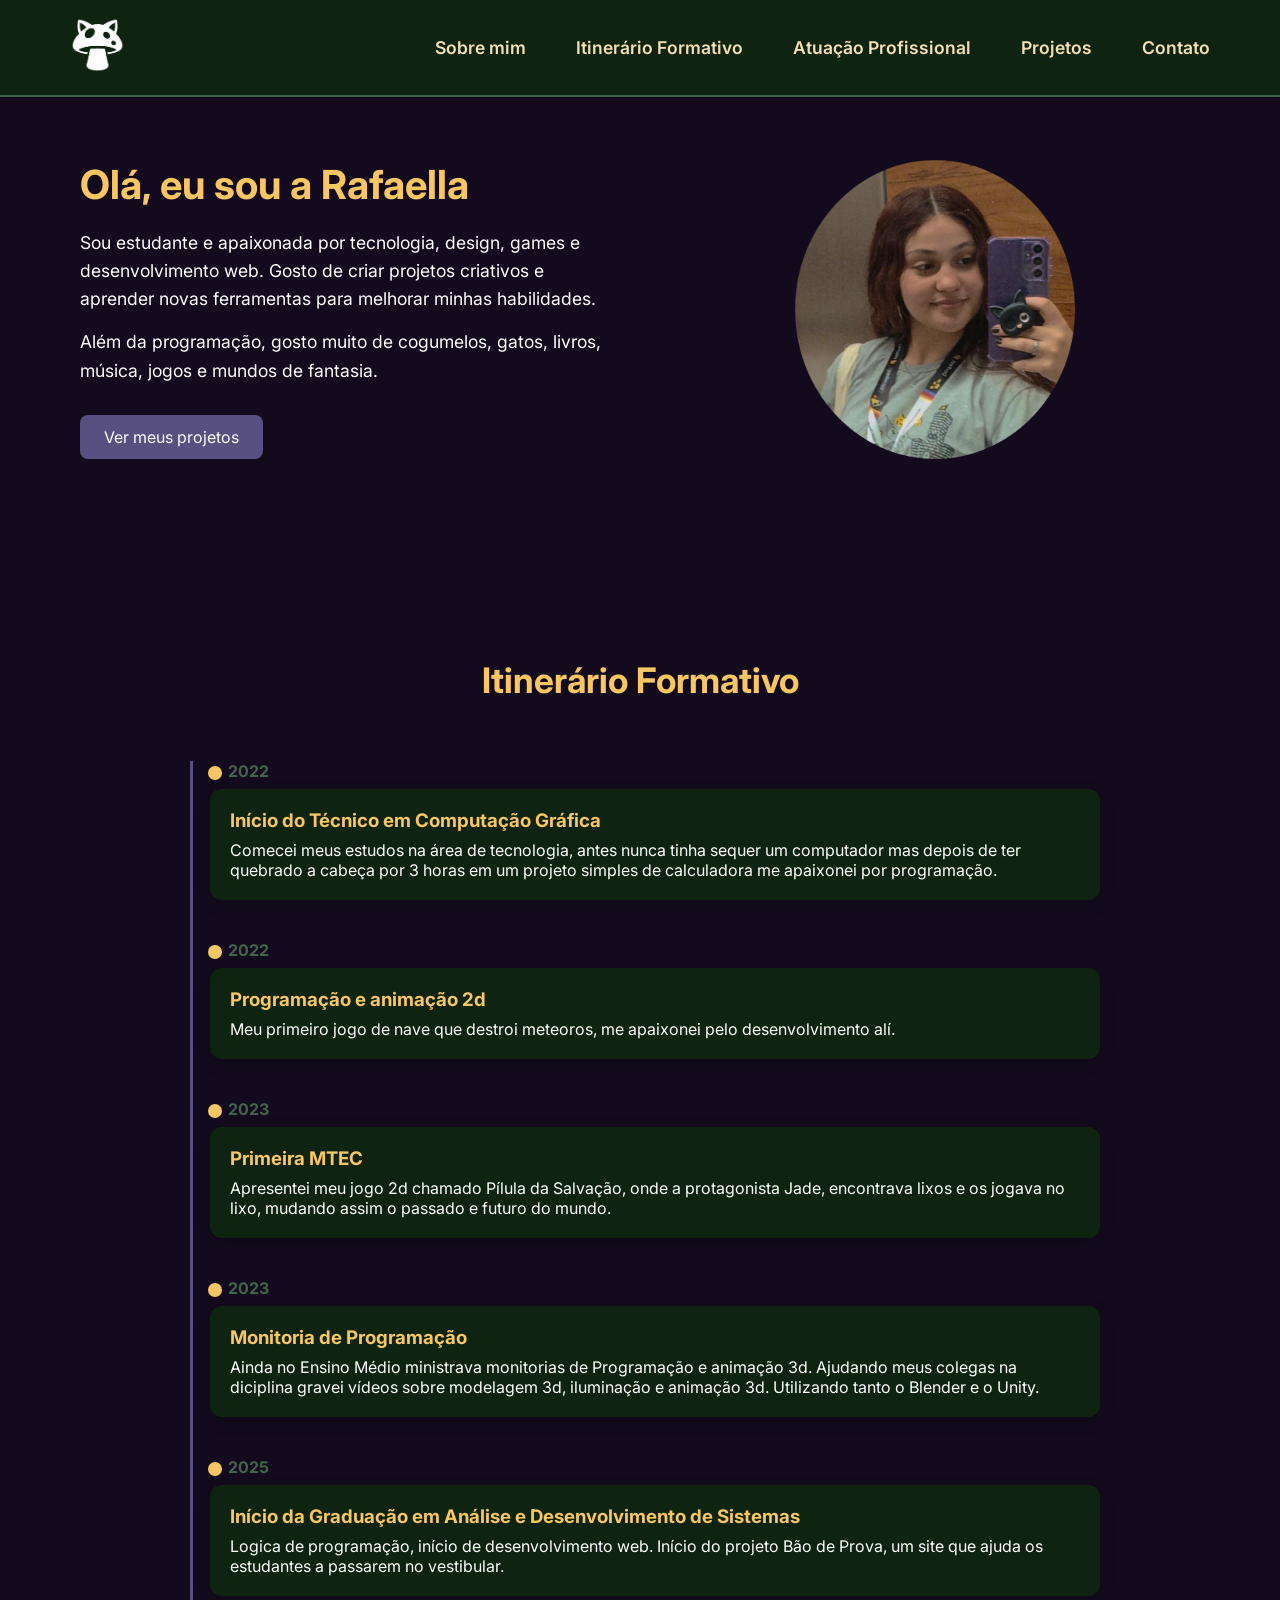
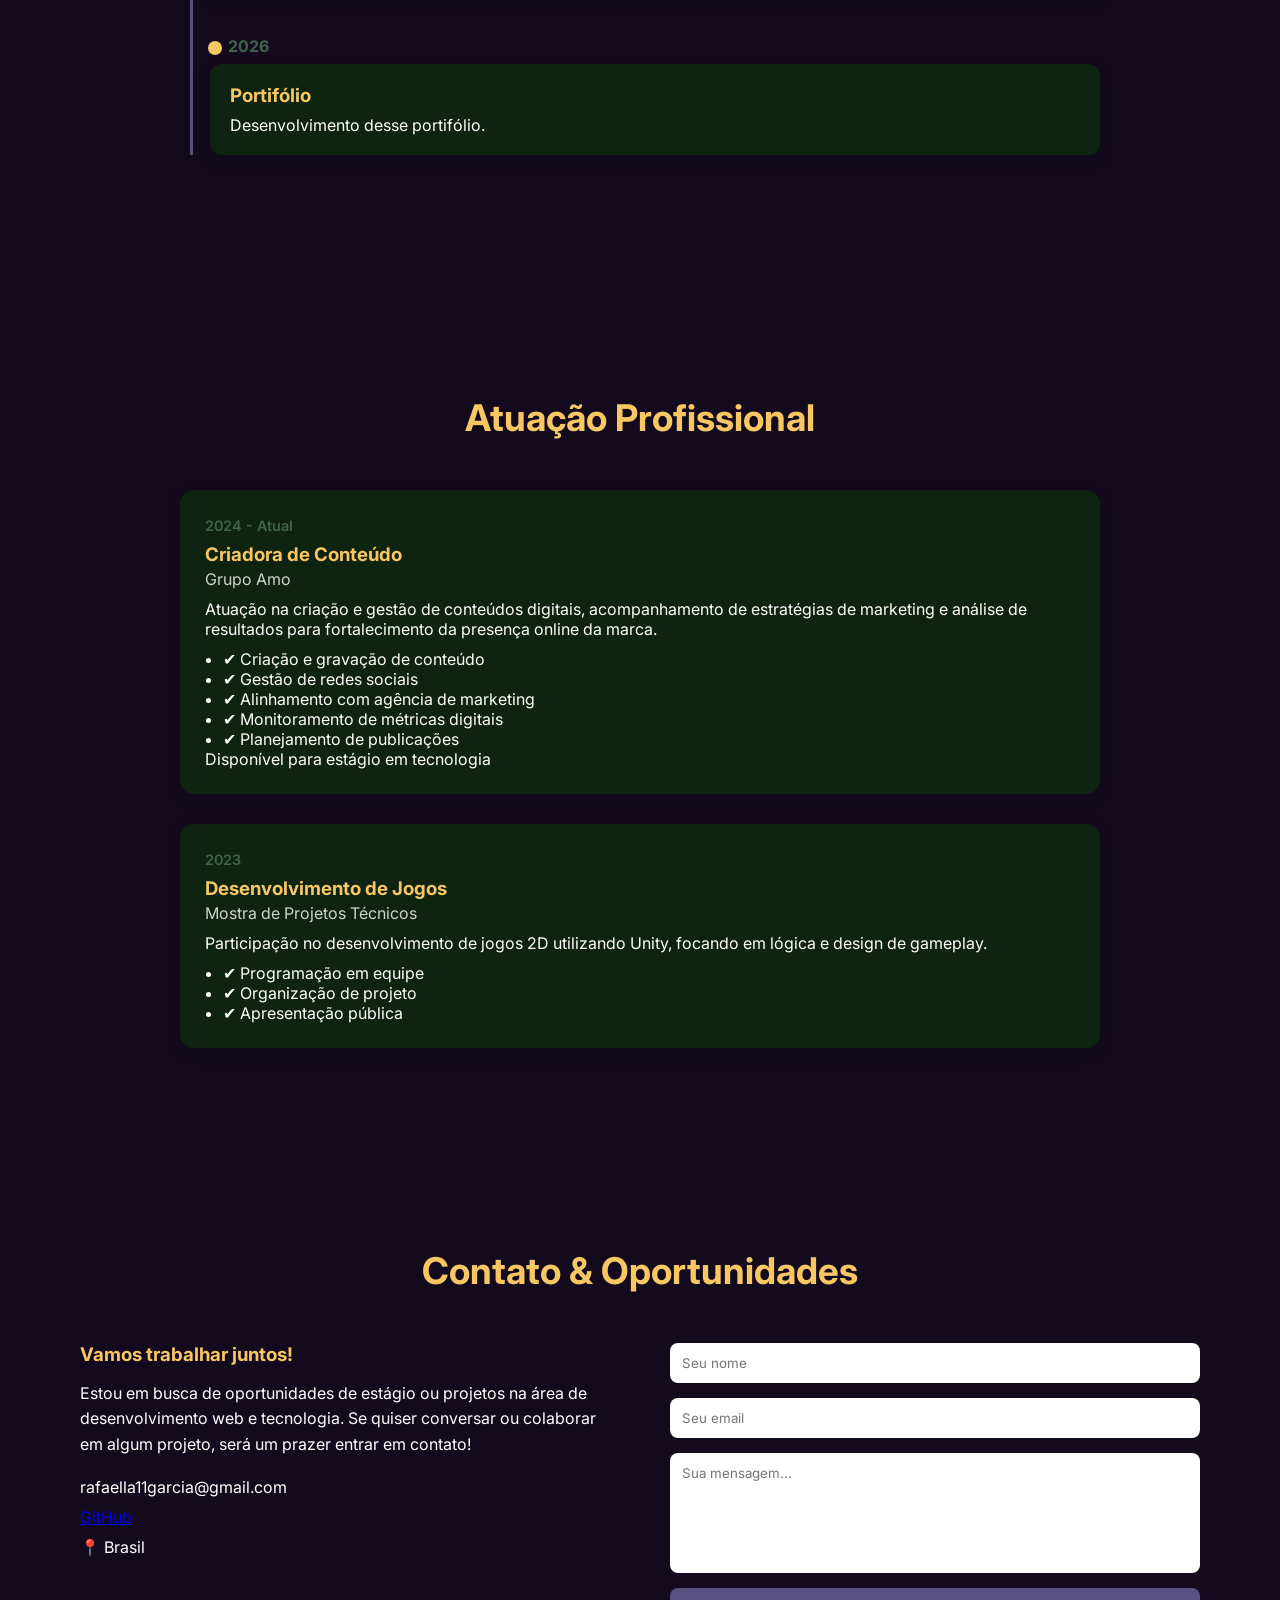
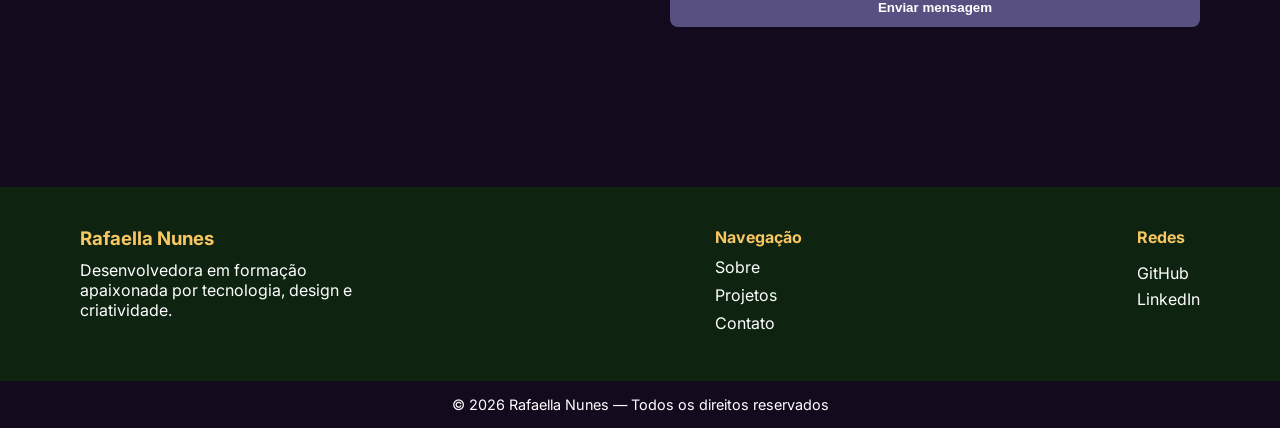
<file: index.html>
<!DOCTYPE html>
<html lang="pt-br">
<head>
    <meta charset="UTF-8">
    <meta name="viewport" content="width=device-width, initial-scale=1.0">

    <link rel="stylesheet" href="style.css">

   <link rel="preconnect" href="https://fonts.googleapis.com">
    <link rel="preconnect" href="https://fonts.gstatic.com" crossorigin>
    <link href="https://fonts.googleapis.com/css2?family=Inter:ital,opsz,wght@0,14..32,100..900;1,14..32,100..900&family=Outfit:wght@100..900&display=swap" rel="stylesheet">

    <title>Portifílio</title>
</head>
<body>
    <header>
        <div class="menu">
            <a href="index.html"><img src="imgs/logo.png" alt="logo" id="logo"></a>

            <nav>
                <ul class="navegacao">
                    <li class="item active">
                        <a href="#Sobre">Sobre mim</a>
                    </li>

                    <li class="item active">
                        <a href="#itinerario">Itinerário Formativo</a>
                    </li>
                    <li class="item active">
                        <a href="#atuacao">Atuação Profissional</a>
                    </li>
                    <li class="item">
                        <a href="projetos.html">Projetos</a>
                    </li>
                    <li class="item">
                        <a href="#Contato">Contato</a>
                    </li>
                </ul>
            </nav>
        </div>
        
    </header>

    <main>
        <section id="Sobre" class="sobre">

            <div class="sobre-texto">
                <h1>Olá, eu sou a Rafaella</h1>

                <p>
                    Sou estudante e apaixonada por tecnologia, design, games e desenvolvimento web.
                    Gosto de criar projetos criativos e aprender novas ferramentas para
                    melhorar minhas habilidades.
                </p>

                <p>
                    Além da programação, gosto muito de cogumelos, gatos,
                    livros, música, jogos e mundos de fantasia.
                </p>

                <a href="projetos.html" class="botao">Ver meus projetos</a>
            </div>

            <div class="sobre-foto">
                <img src="imgs/Cricular_Espelho.png" alt="Foto Rafaella">
            </div>

        </section>

        <section id="itinerario" class="itinerario">

            <h2>Itinerário Formativo</h2>

            <div class="timeline">

                <div class="timeline-item">
                    <div class="timeline-data">2022</div>
                    <div class="timeline-conteudo">
                        <h3>Início do Técnico em Computação Gráfica</h3>
                        <p>
                            Comecei meus estudos na área de tecnologia, antes nunca tinha sequer um computador
                            mas depois de ter quebrado a cabeça por 3 horas em um projeto simples
                            de calculadora me apaixonei por programação.
                        </p>
                    </div>
                </div>
                <div class="timeline-item">
                    <div class="timeline-data">2022</div>
                    <div class="timeline-conteudo">
                        <h3>Programação e animação 2d</h3>
                        <p>
                            Meu primeiro jogo de nave que destroi meteoros, me apaixonei pelo desenvolvimento alí.
                        </p>
                    </div>
                </div>

                <div class="timeline-item">
                    <div class="timeline-data">2023</div>
                    <div class="timeline-conteudo">
                        <h3>Primeira MTEC</h3>
                        <p>
                            Apresentei meu jogo 2d chamado Pílula da Salvação, onde a protagonista
                            Jade, encontrava lixos e os jogava no lixo, mudando assim o passado e futuro do mundo.
                        </p>
                    </div>
                </div>

                <div class="timeline-item">
                    <div class="timeline-data">2023</div>
                    <div class="timeline-conteudo">
                        <h3>Monitoria de Programação</h3>
                        <p>
                            Ainda no Ensino Médio ministrava monitorias de Programação e animação 3d.
                            Ajudando meus colegas na diciplina gravei vídeos sobre modelagem 3d, iluminação e animação 3d.
                            Utilizando tanto o Blender e o Unity.
                        </p>
                    </div>
                </div>

                <div class="timeline-item">
                    <div class="timeline-data">2025</div>
                    <div class="timeline-conteudo">
                        <h3>Início da Graduação em Análise e Desenvolvimento de Sistemas</h3>
                        <p>
                            Logica de programação, início de desenvolvimento web.
                            Início do projeto Bão de Prova, um site que ajuda os estudantes a passarem no vestibular.
                        </p>
                    </div>
                </div>

                <div class="timeline-item">
                    <div class="timeline-data">2026</div>
                    <div class="timeline-conteudo">
                        <h3>Portifólio</h3>
                        <p>
                            Desenvolvimento desse portifólio. 
                        </p>
                    </div>
                </div>

            </div>

        </section>

        <section id="atuacao" class="atuacao">

        <h2>Atuação Profissional</h2>

        <div class="experiencias">

            <!-- Experiência 1 -->
            <div class="experiencia">

            <span class="exp-periodo">2024 - Atual</span>

            <h3>Criadora de Conteúdo</h3>
            <h4>Grupo Amo</h4>

            <p>
                Atuação na criação e gestão de conteúdos digitais,
                acompanhamento de estratégias de marketing e análise
                de resultados para fortalecimento da presença online da marca.
            </p>

            <ul>
                <li>✔ Criação e gravação de conteúdo</li>
                <li>✔ Gestão de redes sociais</li>
                <li>✔ Alinhamento com agência de marketing</li>
                <li>✔ Monitoramento de métricas digitais</li>
                <li>✔ Planejamento de publicações</li>
            </ul>
            <span class="badge-job">Disponível para estágio em tecnologia</span>

        </div>

            <!-- Experiência 2 -->
            <div class="experiencia">
                <span class="exp-periodo">2023</span>

                <h3>Desenvolvimento de Jogos</h3>
                <h4>Mostra de Projetos Técnicos</h4>

                <p>
                    Participação no desenvolvimento de jogos 2D utilizando Unity,
                    focando em lógica e design de gameplay.
                </p>

                <ul>
                    <li>✔ Programação em equipe</li>
                    <li>✔ Organização de projeto</li>
                    <li>✔ Apresentação pública</li>
                </ul>
            </div>

        </div>

        

    </section>

    <section id="Contato" class="contato">

        <h2>Contato & Oportunidades</h2>

        <div class="contato-container">

            <!-- LADO ESQUERDO -->
            <div class="contato-info">

                <h3>Vamos trabalhar juntos!</h3>

                <p>
                    Estou em busca de oportunidades de estágio ou projetos
                    na área de desenvolvimento web e tecnologia.
                    Se quiser conversar ou colaborar em algum projeto,
                    será um prazer entrar em contato!
                </p>

                <ul class="contato-lista">
                    <li>rafaella11garcia@gmail.com</li>
                    <li><a href="https://github.com/Rafaella-Nunes-dev">GitHub</a></li>
                    <li>📍 Brasil</li>
                </ul>

            </div>

            <!-- LADO DIREITO -->
            <div class="contato-form">

                <form action="https://formsubmit.co/email@email.com" method="POST">

                    <input type="text" name="nome" placeholder="Seu nome" required>

                    <input type="email" name="email" placeholder="Seu email" required>

                    <textarea name="mensagem" placeholder="Sua mensagem..." required></textarea>

                    <button type="submit">Enviar mensagem</button>

                </form>

            </div>

        </div>

    </section>


    </main>
    <footer class="footer">

    <div class="footer-container">

        <div class="footer-info">
            <h3>Rafaella Nunes</h3>
            <p>Desenvolvedora em formação apaixonada por tecnologia, design e criatividade.</p>
        </div>

        <div class="footer-links">
            <h4>Navegação</h4>
            <ul>
                <li><a href="index.html#Sobre">Sobre</a></li>
                <li><a href="projetos.html">Projetos</a></li>
                <li><a href="index.html#Contato">Contato</a></li>
            </ul>
        </div>

        <div class="footer-social">
            <h4>Redes</h4>
            <a href="https://github.com/Rafaella-Nunes-dev">GitHub</a>
            <a href="www.linkedin.com/in/rafaella-nunes-733570305">LinkedIn</a>
        </div>

    </div>

    <div class="footer-copy">
        <p>© 2026 Rafaella Nunes — Todos os direitos reservados</p>
    </div>

</footer>

</body>
</html>
</file>
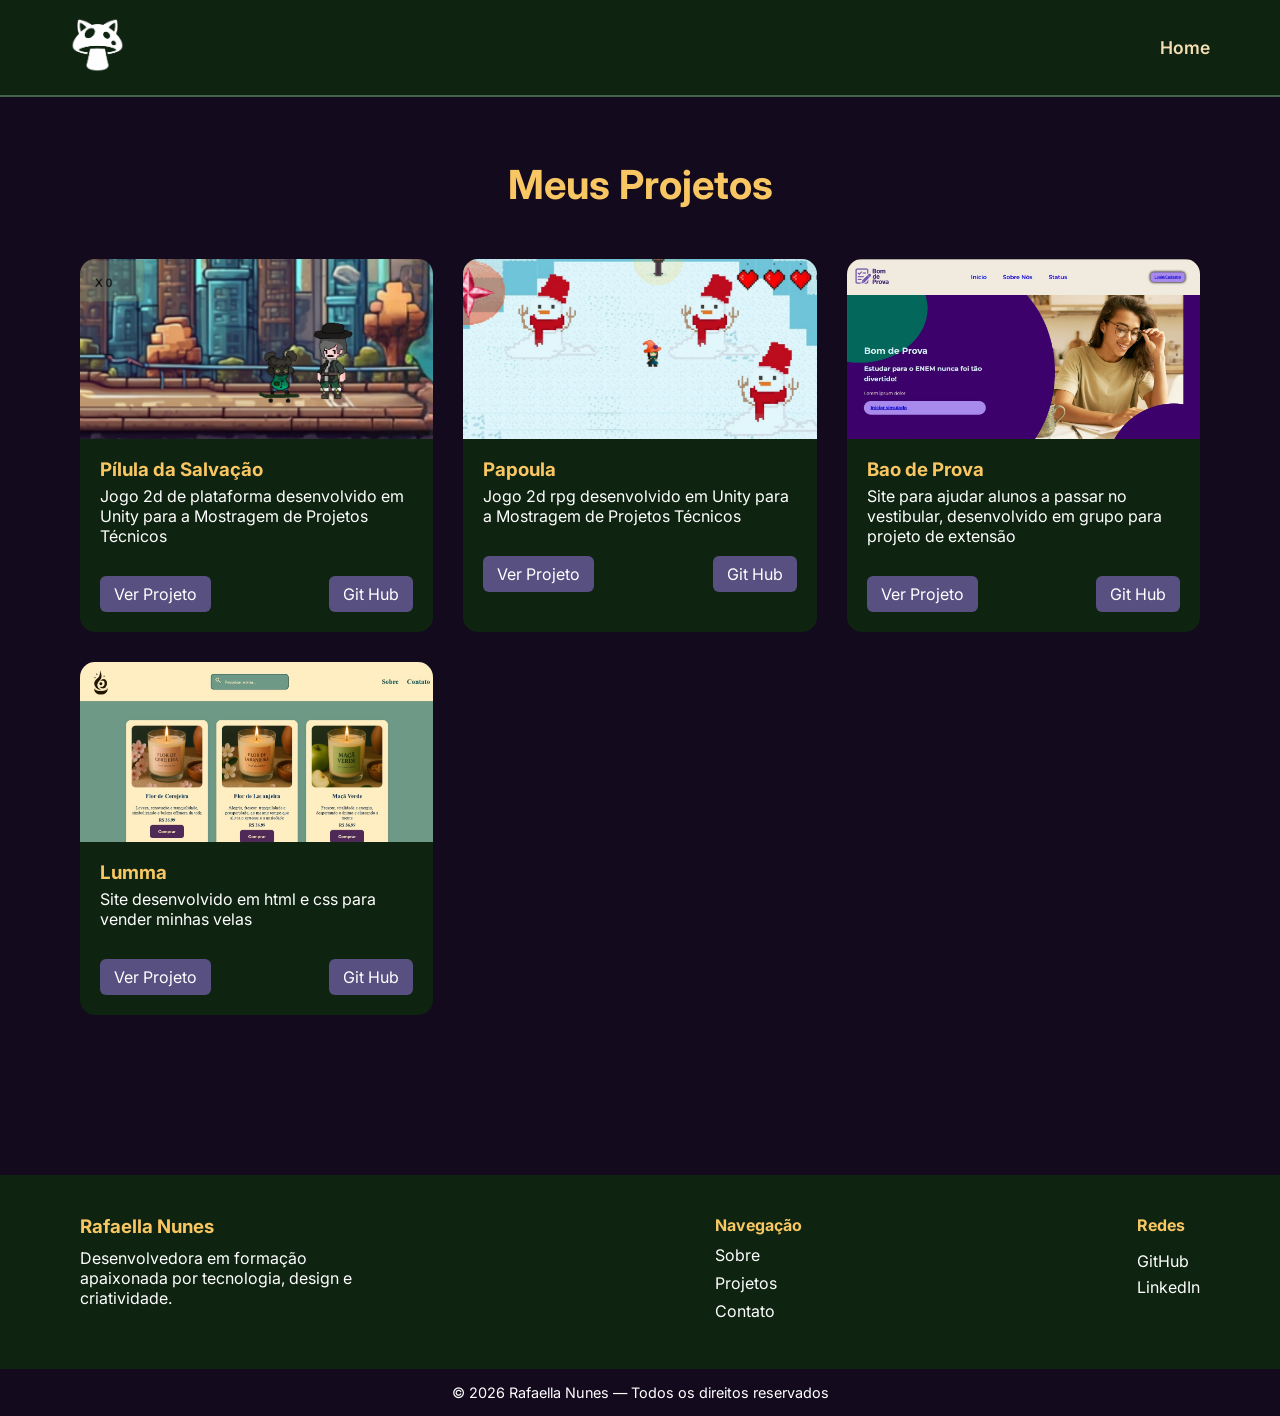
<file: projetos.html>
<!DOCTYPE html>
<html lang="pt-br">
<head>
    <meta charset="UTF-8">
    <meta name="viewport" content="width=device-width, initial-scale=1.0">

    <link rel="stylesheet" href="style.css">

   <link rel="preconnect" href="https://fonts.googleapis.com">
    <link rel="preconnect" href="https://fonts.gstatic.com" crossorigin>
    <link href="https://fonts.googleapis.com/css2?family=Inter:ital,opsz,wght@0,14..32,100..900;1,14..32,100..900&family=Outfit:wght@100..900&display=swap" rel="stylesheet">

    <script src="main.js"></script>
    <title>Portifílio</title>
</head>
<body>
    <header>
        <div class="menu">
            <a href="index.html"><img src="imgs/logo.png" alt="logo" id="logo"></a>

            <nav>
                <ul class="navegacao">
                    </li>
                    <li class="item">
                        <a href="index.html">Home</a>
                    </li>
                </ul>
            </nav>
        </div>
        
    </header>

<section class="projetos">

    <h1>Meus Projetos</h1>

    <div id="grid-projetos">

    </div>

</section>

<footer class="footer">

    <div class="footer-container">

        <div class="footer-info">
            <h3>Rafaella Nunes</h3>
            <p>Desenvolvedora em formação apaixonada por tecnologia, design e criatividade.</p>
        </div>

        <div class="footer-links">
            <h4>Navegação</h4>
            <ul>
                <li><a href="index.html#Sobre">Sobre</a></li>
                <li><a href="projetos.html">Projetos</a></li>
                <li><a href="index.html#Contato">Contato</a></li>
            </ul>
        </div>

        <div class="footer-social">
            <h4>Redes</h4>
            <a href="https://github.com/Rafaella-Nunes-dev">GitHub</a>
            <a href="www.linkedin.com/in/rafaella-nunes-733570305">LinkedIn</a>
        </div>

    </div>

    <div class="footer-copy">
        <p>© 2026 Rafaella Nunes — Todos os direitos reservados</p>
    </div>

</footer>

</body>

</html>
</file>
<file: style.css>
:root {
    --dark_purple: #130b1d;
    --dark_green: #0e2410;
    --green: #41644a;
    --violet: #595082;
    --saffron: #f8c662;
}

/* RESET */
*{
    margin:0;
    padding:0;
    box-sizing:border-box;
}

body{
    font-family: "Inter", sans-serif;
    background-color: var(--dark_purple);
}

/* HEADER */
header{
    background-color: var(--dark_green);
    width:100%;
    position: fixed;
    top:0;
    left:0;
    z-index:1000;
}

header::after{
    content: "";
    display: block;
    position: absolute;
    width: 100%;
    height: 0.1rem;
    background-color: var(--green);
}

/* MENU */
.menu{
    max-width:1200px;
    margin:auto;
    padding:18px 30px;

    display:flex;
    align-items:center;
    justify-content:space-between;
}

/* LOGO */
#logo{
    width:55px;
    cursor:pointer;
}

/* NAV */
.navegacao{
    display:flex;
    list-style:none;
    gap:50px;
}

/* LINKS */
.item a{
    text-decoration:none;
    color:#f5deb3;
    font-weight:600;
    font-size:1.1rem;
    position:relative;
    transition:0.3s ease;
}

/* ANIMAÇÃO UNDERLINE */
.item a::after{
    content:"";
    position:absolute;
    left:0;
    bottom:-6px;
    width:0%;
    height:2px;
    background:wheat;
    transition:0.3s ease;
}

.item a:hover{
    color:green;
}

.item a:hover::after{
    width:100%;
}

/* SEÇÃO SOBRE */

.sobre{
    max-width:1200px;
    margin:120px auto;
    padding:40px;

    display:flex;
    align-items:center;
    justify-content:space-between;
    gap:60px;
}

/* TEXTO */

.sobre-texto{
    flex:1;
}

.sobre-texto h1{
    font-size:2.5rem;
    color:var(--saffron);
    margin-bottom:20px;
}

.sobre-texto p{
    font-size:1.1rem;
    color:white;
    line-height:1.6;
    margin-bottom:15px;
}

/* BOTÃO */

.botao{
    display:inline-block;
    margin-top:15px;
    padding:12px 24px;

    background-color:var(--violet);
    color:white;
    text-decoration:none;
    border-radius:8px;

    transition:0.3s;
}

.botao:hover{
    background-color:var(--green);
}

/* FOTO */

.sobre-foto{
    flex:1;
    display:flex;
    justify-content:center;
}

.sobre-foto img{
    width:280px;
    border-radius:20px;
}

.sobre section::after{
    content: "";
    display: block;
    position: absolute;
    width: 100%;
    height: 0.1rem;
    background-color: var(--violet);
}

@media (max-width:768px){

    .sobre{
        flex-direction:column;
        text-align:center;
    }

    .sobre-foto img{
        width:200px;
    }

}


/* ITINERÁRIO FORMATIVO */

.itinerario{
    max-width:1000px;
    margin:120px auto;
    padding:40px;
}

.itinerario h2{
    text-align:center;
    color:var(--saffron);
    font-size:2.2rem;
    margin-bottom:60px;
}

/* LINHA CENTRAL */

.timeline{
    position:relative;
    padding-left:30px;
}

.timeline::before{
    content:"";
    position:absolute;
    left:10px;
    top:0;
    width:3px;
    height:100%;
    background:var(--violet);
}

/* ITEM */

.timeline-item{
    margin-bottom:40px;
    position:relative;
}

/* BOLINHA */

.timeline-item::before{
    content:"";
    position:absolute;
    left:-2px;
    top:5px;
    width:14px;
    height:14px;
    background:var(--saffron);
    border-radius:50%;
}

/* DATA */

.timeline-data{
    color:var(--green);
    font-weight:700;
    margin-bottom:8px;
    margin-left: 18px;
}

/* CARD */

.timeline-conteudo{
    background:var(--dark_green);
    padding:20px;
    border-radius:12px;
    color:white;
    box-shadow:0 5px 15px rgba(0,0,0,0.2);
}

.timeline-conteudo h3{
    margin-bottom:8px;
    color:var(--saffron);
}

/* PÁGINA PROJETOS */

.projetos{
    max-width:1200px;
    margin:120px auto;
    padding:40px;
}

.projetos h1{
    text-align:center;
    color:var(--saffron);
    margin-bottom:50px;
    font-size:2.5rem;
}

/* GRID */

#grid-projetos{
    display:grid;
    grid-template-columns:repeat(auto-fit, minmax(280px, 1fr));
    gap:30px;
}

/* CARD */

.card-projeto{
    background:var(--dark_green);
    border-radius:15px;
    overflow:hidden;
    transition:0.3s;
    color:white;
}

.card-projeto:hover{
    transform:translateY(-8px);
}

.card-projeto img{
    width:100%;
    height:180px;
    object-fit:cover;
}

.card-projeto h3{
    padding:15px 20px 5px;
    color:var(--saffron);
}

.card-projeto p{
    padding:0 20px 15px;
}

/* LINKS */

.links{
    display:flex;
    justify-content:space-between;
    padding:15px 20px 20px;
}

.links a{
    text-decoration:none;
    background:var(--violet);
    padding:8px 14px;
    border-radius:6px;
    color:white;
    transition:0.3s;
}

.links a:hover{
    background:var(--green);
}

/* FOOTER */

.footer{
    background: var(--dark_green);
    color: white;
    margin-top: 80px;
}

.footer-container{
    max-width:1200px;
    margin:auto;
    padding:40px;

    display:flex;
    justify-content:space-between;
    flex-wrap:wrap;
    gap:40px;
}

.footer h3,
.footer h4{
    color: var(--saffron);
    margin-bottom:10px;
}

.footer-info{
    max-width:300px;
}

.footer-links ul{
    list-style:none;
}

.footer-links li{
    margin-bottom:8px;
}

.footer a{
    text-decoration:none;
    color:white;
    transition:0.3s;
}

.footer a:hover{
    color:var(--saffron);
}

.footer-social{
    display:flex;
    flex-direction:column;
    gap:6px;
}

/* COPY */

.footer-copy{
    text-align:center;
    padding:15px;
    background: var(--dark_purple);
    font-size:0.9rem;
}


@media (max-width:768px){

.footer-container{
    flex-direction:column;
    text-align:center;
    align-items:center;
}

.footer-social{
    align-items:center;
}
}

/* CONTATO */

.contato{
    max-width:1200px;
    margin:120px auto;
    padding:40px;
}

.contato h2{
    text-align:center;
    font-size:2.3rem;
    color:var(--saffron);
    margin-bottom:50px;
}

/* CONTAINER */

.contato-container{
    display:flex;
    gap:60px;
    align-items:flex-start;
}

/* INFO */

.contato-info{
    flex:1;
    color:white;
}

.contato-info h3{
    color:var(--saffron);
    margin-bottom:15px;
}

.contato-info p{
    line-height:1.6;
    margin-bottom:20px;
}

.contato-lista{
    list-style:none;
}

.contato-lista li{
    margin-bottom:10px;
}

/* FORM */

.contato-form{
    flex:1;
}

.contato-form form{
    display:flex;
    flex-direction:column;
    gap:15px;
}

.contato-form input,
.contato-form textarea{
    padding:12px;
    border:none;
    border-radius:8px;
    font-family:"Inter", sans-serif;
}

.contato-form textarea{
    min-height:120px;
    resize:none;
}

.contato-form button{
    padding:12px;
    border:none;
    border-radius:8px;
    background:var(--violet);
    color:white;
    font-weight:600;
    cursor:pointer;
    transition:0.3s;
}

.contato-form button:hover{
    background:var(--green);
}

@media (max-width:768px){

.contato-container{
    flex-direction:column;
    text-align:center;
}

}

/* ATUAÇÃO PROFISSIONAL */

.atuacao{
    max-width:1000px;
    margin:120px auto;
    padding:40px;
}

.atuacao h2{
    text-align:center;
    font-size:2.3rem;
    color:var(--saffron);
    margin-bottom:50px;
}

/* LISTA */

.experiencias{
    display:flex;
    flex-direction:column;
    gap:30px;
}

/* CARD EXPERIÊNCIA */

.experiencia{
    background:var(--dark_green);
    padding:25px;
    border-radius:14px;
    color:white;
    box-shadow:0 5px 15px rgba(0,0,0,0.2);
    transition:0.3s;
}

.experiencia:hover{
    transform:translateY(-5px);
}

.exp-periodo{
    font-size:0.9rem;
    color:var(--green);
    font-weight:600;
}

.experiencia h3{
    color:var(--saffron);
    margin:8px 0 3px;
}

.experiencia h4{
    font-weight:400;
    margin-bottom:10px;
    opacity:0.8;
}

.experiencia ul{
    margin-top:10px;
    padding-left:18px;
}
</file>
